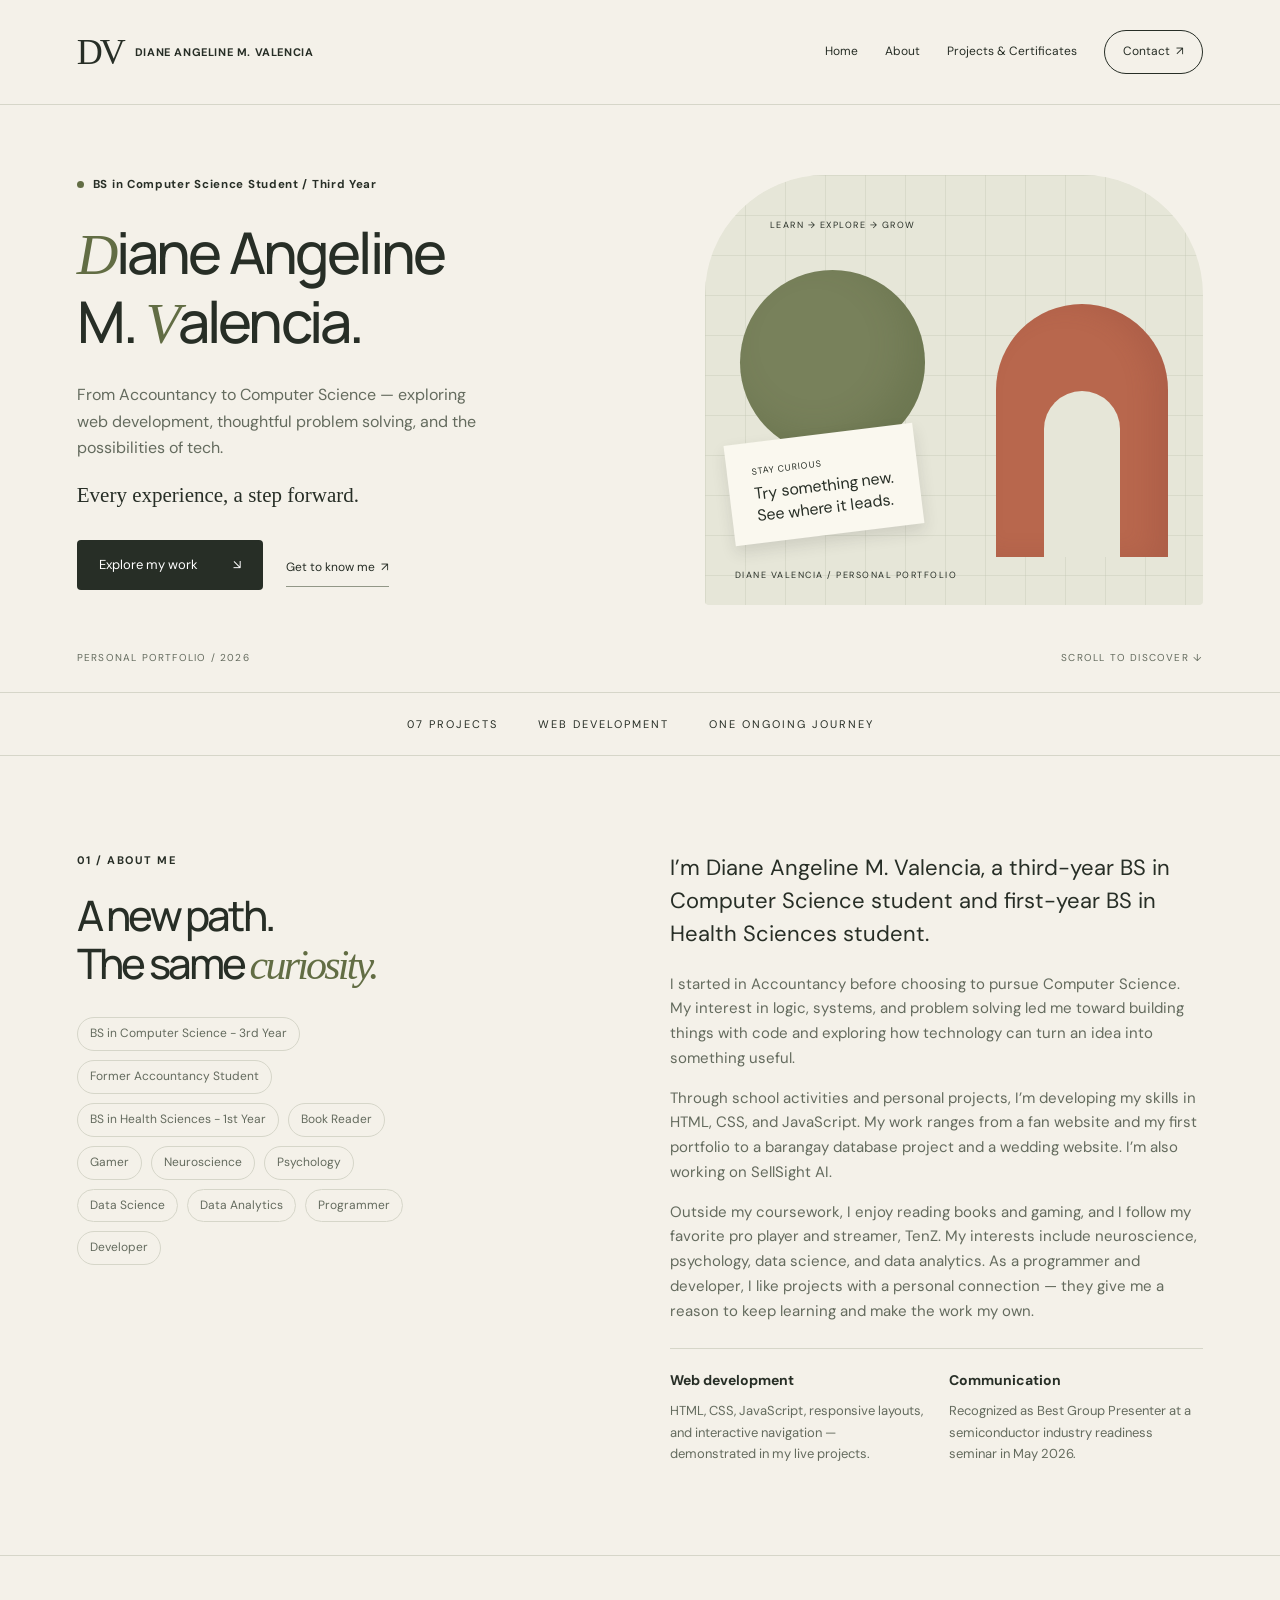
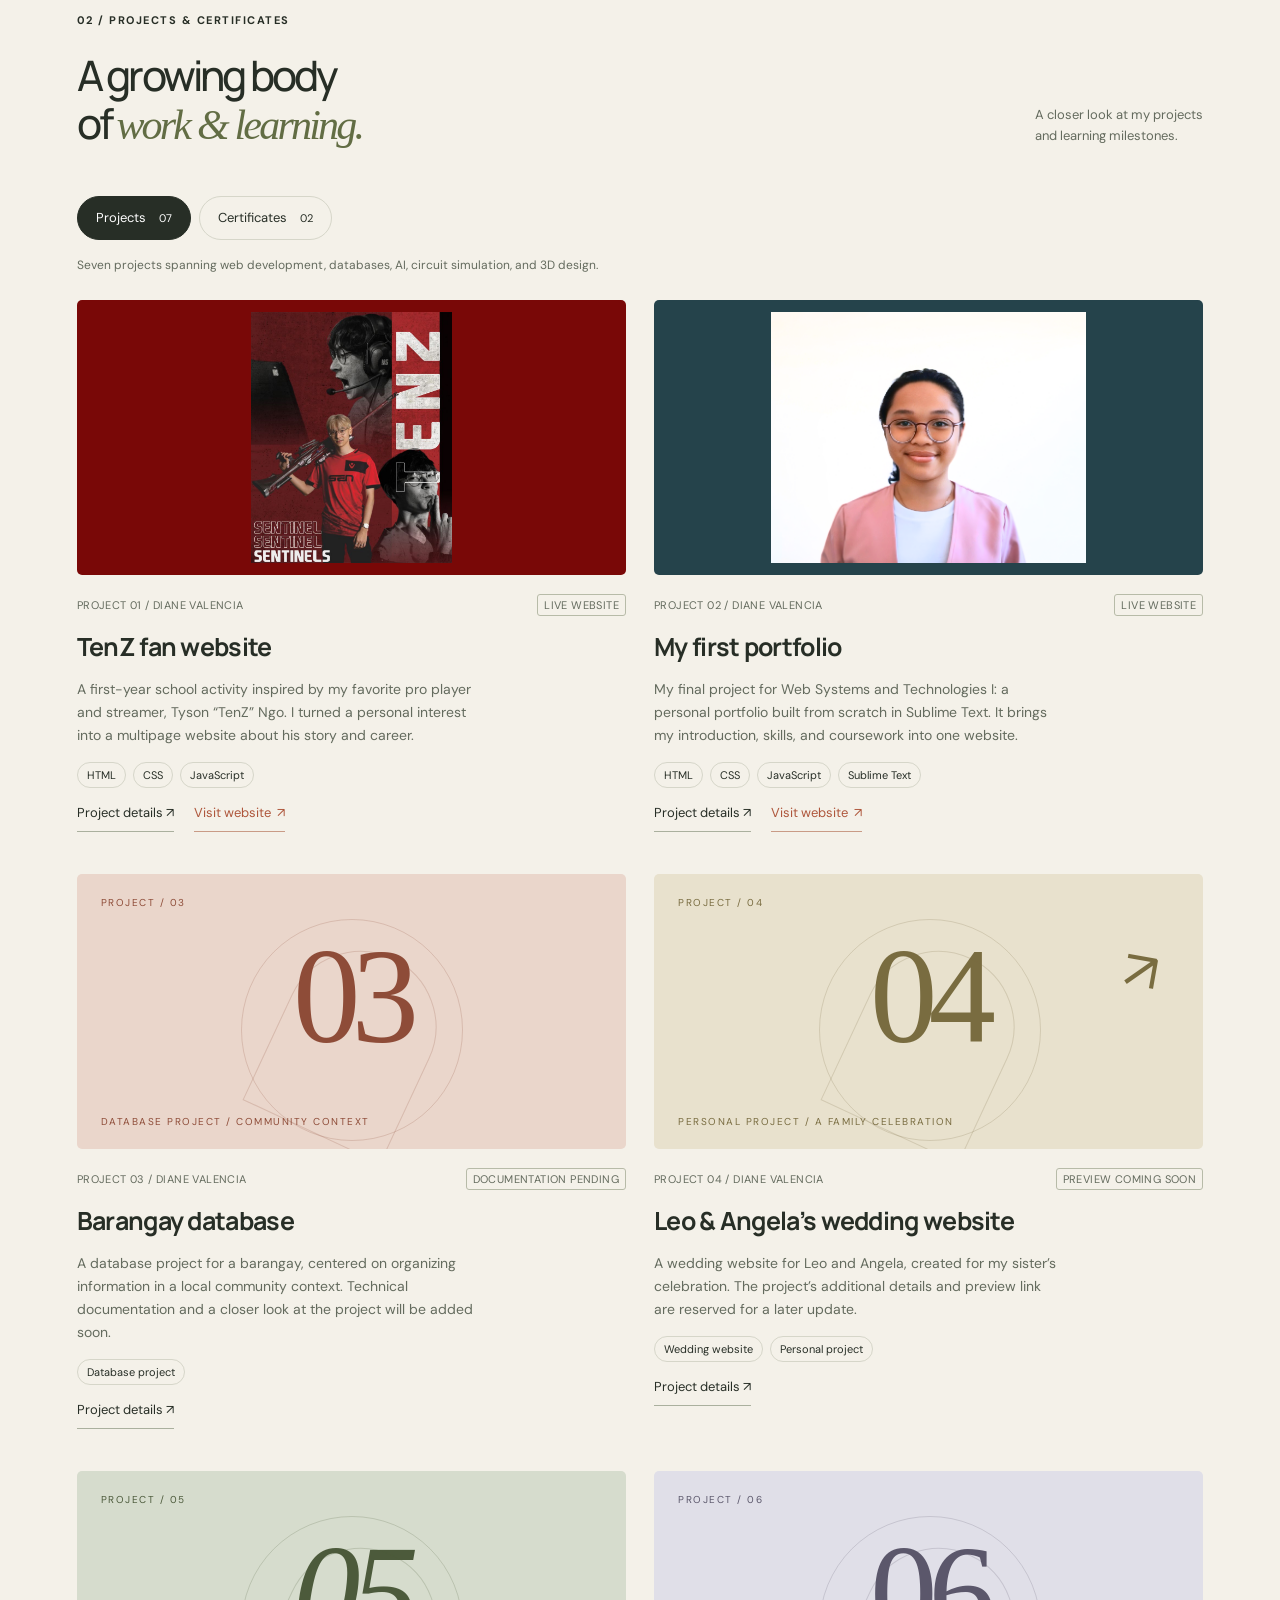
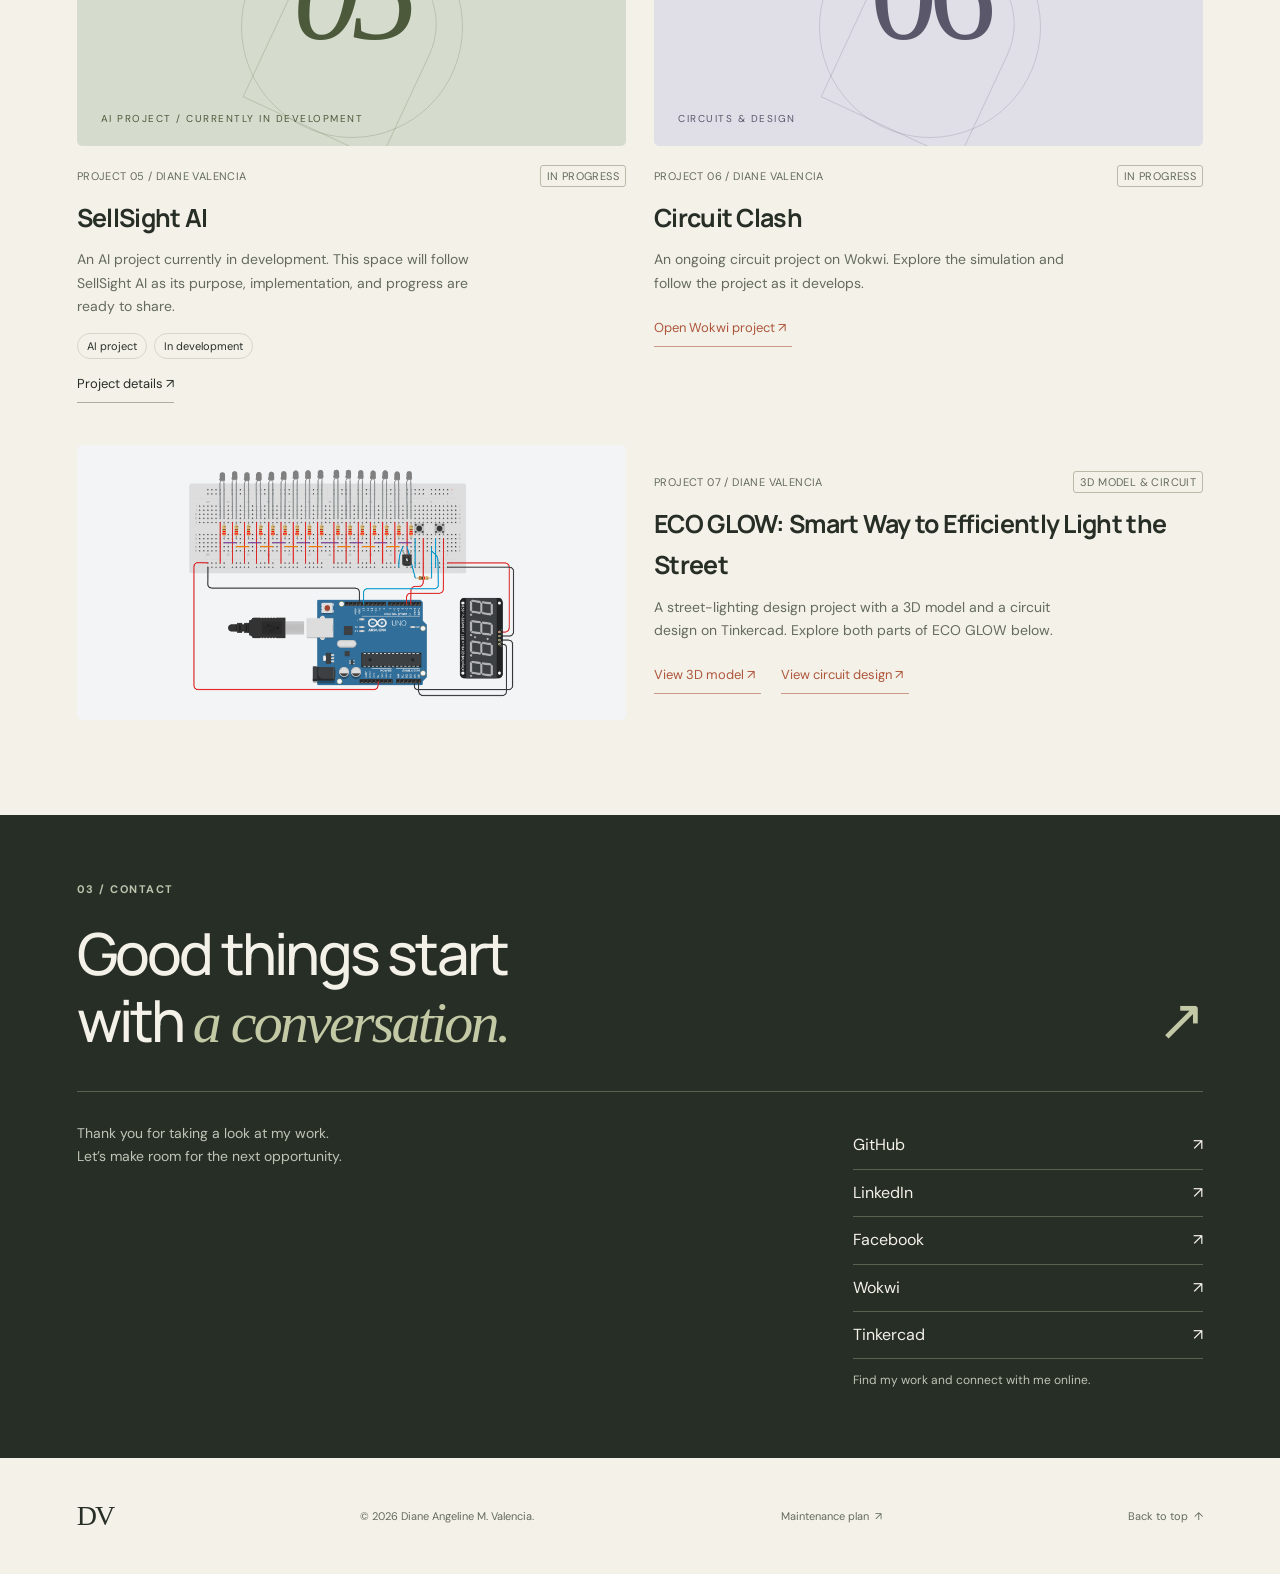
<file: index.html>
<!doctype html>
<html lang="en">
  <head>
    <meta charset="UTF-8">
    <meta name="viewport" content="width=device-width, initial-scale=1">
    <meta name="description" content="Diane Angeline M. Valencia is a third-year BS Computer Science student exploring web development. Discover her projects, certificates, and learning journey.">
    <meta name="author" content="Diane Angeline M. Valencia">
    <meta name="theme-color" content="#f4f1e9">
    <meta property="og:title" content="Diane Angeline M. Valencia — Personal Portfolio">
    <meta property="og:description" content="Projects, certificates, and a continuing learning journey. Get to know Diane Angeline M. Valencia.">
    <meta property="og:type" content="website">
    <meta property="og:url" content="https://dianevalencia.github.io/portfolio/">
    <link rel="canonical" href="https://dianevalencia.github.io/portfolio/">
    <link rel="icon" href="favicon.svg?v=2" type="image/svg+xml">
    <link rel="preconnect" href="https://fonts.googleapis.com">
    <link rel="preconnect" href="https://fonts.gstatic.com" crossorigin>
    <link href="https://fonts.googleapis.com/css2?family=DM+Sans:wght@400;500;600;700&family=Manrope:wght@400;500;600;700;800&display=swap" rel="stylesheet">
    <link rel="stylesheet" href="style.css?v=20261110-project2">
    <title>Diane Angeline M. Valencia — Personal Portfolio</title>
  </head>
  <body>
    <a class="skip" href="#main">Skip to content</a>
    <header class="site-header">
      <a class="brand" href="#home" aria-label="Diane Valencia — Home">
        <span class="mark" aria-hidden="true">DV</span>
        <span class="brand-name">DIANE ANGELINE M. VALENCIA</span>
      </a>
      <button class="menu" type="button" aria-expanded="false" aria-controls="navigation">Menu <span aria-hidden="true">☰</span></button>
      <nav id="navigation" aria-label="Main navigation">
        <a href="#home">Home</a>
        <a href="#about">About</a>
        <a href="#work">Projects &amp; Certificates</a>
        <a class="nav-contact" href="#contact">Contact <span aria-hidden="true">↗</span></a>
      </nav>
    </header>

    <main id="main">
      <section class="hero wrap" id="home" aria-labelledby="home-heading">
        <div class="hero-copy">
          <div class="eyebrow hero-student-label"><span class="dot" aria-hidden="true"></span><span>BS in Computer Science Student / Third Year</span></div>
          <h1 id="home-heading"><em>D</em>iane Angeline<br>M. <em>V</em>alencia.</h1>
          <p>From Accountancy to Computer Science — exploring web development, thoughtful problem solving, and the possibilities of tech.</p>
          <p class="hero-tagline">Every experience, a step forward.</p>
          <div class="hero-actions">
            <a class="button" href="#work">Explore my work <span aria-hidden="true">↘</span></a>
            <a class="text-link" href="#about">Get to know me <span aria-hidden="true">↗</span></a>
          </div>
        </div>
        <div class="art" role="img" aria-label="An abstract composition of an olive circle and a terracotta arch, representing growth and possibility.">
          <div class="art-grid"></div>
          <span class="art-label">LEARN → EXPLORE → GROW</span>
          <div class="orb"></div>
          <div class="arch"></div>
          <div class="code-note"><span>STAY CURIOUS</span><br>Try something new.<br>See where it leads.</div>
          <span class="art-bottom">DIANE VALENCIA / PERSONAL PORTFOLIO</span>
        </div>
        <div class="hero-foot"><span>PERSONAL PORTFOLIO / 2026</span><a href="#about">SCROLL TO DISCOVER <span aria-hidden="true">↓</span></a></div>
      </section>

      <div class="skill-strip" aria-label="Portfolio highlights">
        <span>07 PROJECTS</span>
        <span>WEB DEVELOPMENT</span>
        <span>ONE ONGOING JOURNEY</span>
      </div>

      <section class="wrap about" id="about" aria-labelledby="about-heading">
        <div>
          <div class="eyebrow">01 / ABOUT ME</div>
          <h2 id="about-heading">A new path.<br>The same <em>curiosity.</em></h2>
          <div class="bio-facts"><span>BS in Computer Science - 3rd Year</span><span>Former Accountancy Student</span><span>BS in Health Sciences - 1st Year</span><span>Book Reader</span><span>Gamer</span><span>Neuroscience</span><span>Psychology</span><span>Data Science</span><span>Data Analytics</span><span>Programmer</span><span>Developer</span></div>
        </div>
        <div>
          <p class="lead">I’m Diane Angeline M. Valencia, a third-year BS in Computer Science student and first-year BS in Health Sciences student.</p>
          <p>I started in Accountancy before choosing to pursue Computer Science. My interest in logic, systems, and problem solving led me toward building things with code and exploring how technology can turn an idea into something useful.</p>
          <p>Through school activities and personal projects, I’m developing my skills in HTML, CSS, and JavaScript. My work ranges from a fan website and my first portfolio to a barangay database project and a wedding website. I’m also working on SellSight AI.</p>
          <p>Outside my coursework, I enjoy reading books and gaming, and I follow my favorite pro player and streamer, TenZ. My interests include neuroscience, psychology, data science, and data analytics. As a programmer and developer, I like projects with a personal connection — they give me a reason to keep learning and make the work my own.</p>
          <div class="about-topics">
            <div><h3>Web development</h3><p>HTML, CSS, JavaScript, responsive layouts, and interactive navigation — demonstrated in my live projects.</p></div>
            <div><h3>Communication</h3><p>Recognized as Best Group Presenter at a semiconductor industry readiness seminar in May 2026.</p></div>
          </div>
        </div>
      </section>

      <section class="wrap work" id="work" aria-labelledby="work-heading">
        <div class="section-top">
          <div><div class="eyebrow">02 / PROJECTS &amp; CERTIFICATES</div><h2 id="work-heading">A growing body<br>of <em>work &amp; learning.</em></h2></div>
          <p>A closer look at my projects<br>and learning milestones.</p>
        </div>
        <div class="tabs" role="group" aria-label="Choose portfolio collection">
          <button class="selected" type="button" data-filter="projects" aria-pressed="true" aria-controls="projects">Projects <span>07</span></button>
          <button type="button" data-filter="certificates" aria-pressed="false" aria-controls="certificates">Certificates <span>02</span></button>
        </div>
        <p id="collection-status" class="content-note" role="status">Seven projects spanning web development, databases, AI, circuit simulation, and 3D design.</p>
        <noscript><p>JavaScript is disabled. Both collections are displayed below.</p></noscript>
        <div id="projects" class="project-grid" role="region" aria-label="Projects">
          <article class="project">
            <a class="project-visual project-preview" href="https://dianevalencia.github.io/Activity4_Web-Systems-and-Technologies-I/" target="_blank" rel="noopener noreferrer" aria-label="Visit the TenZ fan website (opens in a new tab)">
              <img src="assets/images/tenz-fanpage.jpg" alt="Red TenZ collage artwork featured on Diane’s TenZ fan website." width="736" height="920" loading="lazy" decoding="async">
            </a>
            <div class="project-copy">
            <div class="project-meta">
              <span>PROJECT 01 / DIANE VALENCIA</span>
              <span class="status">LIVE WEBSITE</span>
            </div>
            <h3>TenZ fan website</h3>
            <p>A first-year school activity inspired by my favorite pro player and streamer, Tyson “TenZ” Ngo. I turned a personal interest into a multipage website about his story and career.</p>
            <div class="tags" aria-label="Project technologies or category"><span>HTML</span><span>CSS</span><span>JavaScript</span></div>
            <div class="project-actions">
              <button class="detail" type="button" data-project="1" aria-label="Read about TenZ fan website">Project details <span aria-hidden="true">↗</span></button>
              <a class="project-link" href="https://dianevalencia.github.io/Activity4_Web-Systems-and-Technologies-I/" target="_blank" rel="noopener noreferrer" aria-label="Visit TenZ fan website (opens in a new tab)">Visit website <span aria-hidden="true">↗</span></a>
            </div>
            </div>
          </article>
          <article class="project">
            <a class="project-visual project-preview first-portfolio-preview" href="https://dianevalencia.github.io/FINAL-LABORATORY-EXAM_ITEC50-Web-Systems-and-Technologies-I/" target="_blank" rel="noopener noreferrer" aria-label="Visit Diane’s first portfolio (opens in a new tab)">
              <img src="assets/images/first-portfolio.png" alt="Diane’s portrait featured on her first portfolio website." width="651" height="519" loading="lazy" decoding="async">
            </a>
            <div class="project-copy">
            <div class="project-meta">
              <span>PROJECT 02 / DIANE VALENCIA</span>
              <span class="status">LIVE WEBSITE</span>
            </div>
            <h3>My first portfolio</h3>
            <p>My final project for Web Systems and Technologies I: a personal portfolio built from scratch in Sublime Text. It brings my introduction, skills, and coursework into one website.</p>
            <div class="tags" aria-label="Project technologies or category"><span>HTML</span><span>CSS</span><span>JavaScript</span><span>Sublime Text</span></div>
            <div class="project-actions">
              <button class="detail" type="button" data-project="2" aria-label="Read about My first portfolio">Project details <span aria-hidden="true">↗</span></button>
              <a class="project-link" href="https://dianevalencia.github.io/FINAL-LABORATORY-EXAM_ITEC50-Web-Systems-and-Technologies-I/" target="_blank" rel="noopener noreferrer" aria-label="Visit My first portfolio (opens in a new tab)">Visit website <span aria-hidden="true">↗</span></a>
            </div>
            </div>
          </article>
          <article class="project">
            <div class="project-visual clay" aria-hidden="true">
              <span class="visual-label">PROJECT / 03</span>
              <span class="project-number">03</span>

              <span class="visual-caption">DATABASE PROJECT / COMMUNITY CONTEXT</span>
            </div>
            <div class="project-copy">
            <div class="project-meta">
              <span>PROJECT 03 / DIANE VALENCIA</span>
              <span class="status">DOCUMENTATION PENDING</span>
            </div>
            <h3>Barangay database</h3>
            <p>A database project for a barangay, centered on organizing information in a local community context. Technical documentation and a closer look at the project will be added soon.</p>
            <div class="tags" aria-label="Project technologies or category"><span>Database project</span></div>
            <div class="project-actions">
              <button class="detail" type="button" data-project="3" aria-label="Read about Barangay database">Project details <span aria-hidden="true">↗</span></button>

            </div>
            </div>
          </article>
          <article class="project">
            <div class="project-visual sand" aria-hidden="true">
              <span class="visual-label">PROJECT / 04</span>
              <span class="project-number">04</span>
              <span class="visual-symbol">↗</span>
              <span class="visual-caption">PERSONAL PROJECT / A FAMILY CELEBRATION</span>
            </div>
            <div class="project-copy">
            <div class="project-meta">
              <span>PROJECT 04 / DIANE VALENCIA</span>
              <span class="status">PREVIEW COMING SOON</span>
            </div>
            <h3>Leo &amp; Angela’s wedding website</h3>
            <p>A wedding website for Leo and Angela, created for my sister’s celebration. The project’s additional details and preview link are reserved for a later update.</p>
            <div class="tags" aria-label="Project technologies or category"><span>Wedding website</span><span>Personal project</span></div>
            <div class="project-actions">
              <button class="detail" type="button" data-project="4" aria-label="Read about Leo &amp; Angela’s wedding website">Project details <span aria-hidden="true">↗</span></button>

            </div>
            </div>
          </article>
          <article class="project">
            <div class="project-visual sage sellsight" aria-hidden="true">
              <span class="visual-label">PROJECT / 05</span>
              <span class="project-number">05</span>

              <span class="visual-caption">AI PROJECT / CURRENTLY IN DEVELOPMENT</span>
            </div>
            <div class="project-copy">
            <div class="project-meta">
              <span>PROJECT 05 / DIANE VALENCIA</span>
              <span class="status">IN PROGRESS</span>
            </div>
            <h3>SellSight AI</h3>
            <p>An AI project currently in development. This space will follow SellSight AI as its purpose, implementation, and progress are ready to share.</p>
            <div class="tags" aria-label="Project technologies or category"><span>AI project</span><span>In development</span></div>
            <div class="project-actions">
              <button class="detail" type="button" data-project="5" aria-label="Read about SellSight AI">Project details <span aria-hidden="true">↗</span></button>

            </div>
            </div>
          </article>
          <article class="project">
          <div class="project-visual lavender" aria-hidden="true">
          <span class="visual-label">PROJECT / 06</span>
          <span class="project-number">06</span>

          <span class="visual-caption">CIRCUITS &amp; DESIGN</span>
          </div>
          <div class="project-copy">
          <div class="project-meta">
          <span>PROJECT 06 / DIANE VALENCIA</span>
          <span class="status">IN PROGRESS</span>
          </div>
          <h3>Circuit Clash</h3>
          <p>An ongoing circuit project on Wokwi. Explore the simulation and follow the project as it develops.</p>
          <div class="project-actions">
          <a class="project-link" href="https://wokwi.com/projects/476884350017866753" target="_blank" rel="noopener noreferrer">Open Wokwi project ↗<span class="sr-only"> (opens in a new tab)</span>
          </a>
          </div>
          </div>
          </article>
          <article class="project">
          <a class="project-visual project-preview eco-glow-preview" href="https://www.tinkercad.com/things/fOaTC05a79z-eco-glow-smart-way-to-efficiently-light-the-street" target="_blank" rel="noopener noreferrer" aria-label="View the ECO GLOW circuit design (opens in a new tab)">
            <img src="assets/images/eco-glow-circuit.png" alt="ECO GLOW circuit with an Arduino Uno, breadboard LEDs, buttons, and a numeric display." width="725" height="453" loading="lazy" decoding="async">
          </a>
          <div class="project-copy">
          <div class="project-meta">
          <span>PROJECT 07 / DIANE VALENCIA</span>
          <span class="status">3D MODEL &amp; CIRCUIT</span>
          </div>
          <h3>ECO GLOW: Smart Way to Efficiently Light the Street</h3>
          <p>A street-lighting design project with a 3D model and a circuit design on Tinkercad. Explore both parts of ECO GLOW below.</p>
          <div class="project-actions">
          <a class="project-link" href="https://www.tinkercad.com/things/9srZX58dZsu-3d-model-eco-glow-smart-way-to-efficiently-light-the-street" target="_blank" rel="noopener noreferrer">View 3D model ↗<span class="sr-only"> (opens in a new tab)</span>
          </a> <a class="project-link" href="https://www.tinkercad.com/things/fOaTC05a79z-eco-glow-smart-way-to-efficiently-light-the-street" target="_blank" rel="noopener noreferrer">View circuit design ↗<span class="sr-only"> (opens in a new tab)</span>
          </a>
          </div>
          </div>
          </article>
        </div>
        <div id="certificates" class="credential-panel" role="region" aria-label="Certificates and ongoing learning">
          <div class="cert-grid">
            <article class="certificate certificate-proof">
              <a class="certificate-preview" href="assets/certificates/best-group-presenter.pdf" target="_blank" rel="noopener noreferrer" aria-label="View Diane’s Best Group Presenter certificate (PDF, opens in a new tab)">
                <img src="assets/certificates/best-group-presenter.jpg" alt="Certificate of Recognition awarded to Diane Angeline M. Valencia as Best Group Presenter, May 26, 2026." width="1000" height="707" loading="lazy" decoding="async">
              </a>
              <div class="certificate-body">
                <div class="eyebrow">RECOGNITION / AWARDED</div>
                <h3>Best Group Presenter</h3>
                <p class="credential-issuer">Cavite State University – Main Campus</p>
                <p>Certificate of Recognition for the seminar “Semiconductor Industry Readiness Program: Critical Tools for Global Competitiveness.”</p>
                <div class="credential-meta"><span>May 26, 2026</span><span>Presentation &amp; communication</span></div>
                <a class="detail" href="assets/certificates/best-group-presenter.pdf" target="_blank" rel="noopener noreferrer">View certificate <span aria-hidden="true">↗</span><span class="sr-only"> (PDF, opens in a new tab)</span></a>
              </div>
            </article>
            <article class="certificate certificate-proof">
              <a class="certificate-preview" href="assets/certificates/html-essentials.pdf" target="_blank" rel="noopener noreferrer" aria-label="View Cisco HTML Essentials certificate (PDF, opens in a new tab)">
                <img src="assets/certificates/html-essentials.jpg" alt="Cisco Networking Academy HTML Essentials certificate awarded to Diane Angeline Valencia on May 14, 2025." width="1000" height="678" loading="lazy" decoding="async">
              </a>
              <div class="certificate-body">
                <div class="eyebrow">COURSE / COMPLETED</div>
                <h3>HTML Essentials</h3>
                <p class="credential-issuer">Cisco Networking Academy</p>
                <p>A 30-hour course covering HTML fundamentals and the structure of web pages. Completed through the DICT-ITU DTC Initiative academy.</p>
                <div class="credential-meta"><span>May 14, 2025</span><span>HTML foundations</span></div>
                <span class="tag">Completed · 30 hours</span><br><a class="detail" href="assets/certificates/html-essentials.pdf" target="_blank" rel="noopener noreferrer">View HTML Essentials certificate ↗<span class="sr-only"> (PDF, opens in a new tab)</span></a>
              </div>
            </article>
          </div>
          <section class="current-learning" aria-labelledby="learning-heading">
            <div class="eyebrow">CURRENTLY EXPLORING</div>
            <h3 id="learning-heading">Still learning. <em>Still building.</em></h3>
            <div class="learning-grid">
              <article class="learning-card">
                <span class="learning-status"><span class="dot" aria-hidden="true"></span>ONGOING COURSE</span>
                <h4>Stanford Code in Place 2026</h4>
                <p>A continuing step in my programming journey. Participation is ongoing; a completion certificate has not yet been added.</p>
              </article>
              <article class="learning-card">
                <span class="learning-status"><span class="dot" aria-hidden="true"></span>ONGOING HACKATHON</span>
                <h4>Meta Global AI Developer Hackathon</h4>
                <p class="activity-date"><time datetime="2026-10-26">October 26, 2026</time> · Remote</p>
                <p>An ongoing opportunity to explore AI development and learn through building.</p>
              </article>
            </div>
          </section>
        </div>
      </section>

      <section class="contact" id="contact" aria-labelledby="contact-heading">
        <div class="wrap contact-inner">
          <div class="eyebrow">03 / CONTACT</div>
          <h2 id="contact-heading">Good things start<br>with <em>a conversation.</em> <span aria-hidden="true">↗</span></h2>
          <div class="contact-bottom">
            <p>Thank you for taking a look at my work.<br>Let’s make room for the next opportunity.</p>
            <div class="contact-profiles">
              <a href="https://github.com/DianeValencia" target="_blank" rel="noopener noreferrer" aria-label="Diane Valencia on GitHub (opens in a new tab)">GitHub <span aria-hidden="true">↗</span></a>
              <a href="https://www.linkedin.com/in/dianeangelinevalencia/" target="_blank" rel="noopener noreferrer" aria-label="Diane Valencia on LinkedIn (opens in a new tab)">LinkedIn <span aria-hidden="true">↗</span></a>
              <a href="https://www.facebook.com/valencia.dianeangeline" target="_blank" rel="noopener noreferrer">Facebook <span aria-hidden="true">↗</span><span class="sr-only"> (opens in a new tab)</span></a>
<a href="https://wokwi.com/makers/dianevalencia" target="_blank" rel="noopener noreferrer">Wokwi <span aria-hidden="true">↗</span><span class="sr-only"> (opens in a new tab)</span></a>
<a href="https://www.tinkercad.com/users/c6fngaSCKj4" target="_blank" rel="noopener noreferrer">Tinkercad <span aria-hidden="true">↗</span><span class="sr-only"> (opens in a new tab)</span></a>
<p>Find my work and connect with me online.</p>
            </div>
          </div>
        </div>
      </section>
    </main>

    <footer class="wrap site-footer">
      <a class="footer-mark" href="#home" aria-label="Diane Valencia — Back to home">DV</a>
      <span>© <span id="year">2026</span> Diane Angeline M. Valencia.</span>
      <a href="maintenance.html">Maintenance plan <span aria-hidden="true">↗</span></a>
      <a href="#home">Back to top <span aria-hidden="true">↑</span></a>
    </footer>
    <dialog id="project-dialog" aria-labelledby="dialog-title" aria-describedby="dialog-summary">
      <button class="close" type="button" aria-label="Close project information">×</button>
      <div class="eyebrow" id="dialog-label">PROJECT INFORMATION</div>
      <h2 id="dialog-title">Project information</h2>
      <p id="dialog-summary"></p>
      <dl class="project-fields" id="project-fields"></dl>
      <a class="button" id="dialog-link" target="_blank" rel="noopener noreferrer" hidden>Visit live website <span aria-hidden="true">↗</span></a>
      <p class="content-note" id="dialog-note">Additional project information will be included when available.</p>
    </dialog>
    <script src="app.js"></script>
  </body>
</html>
</file>
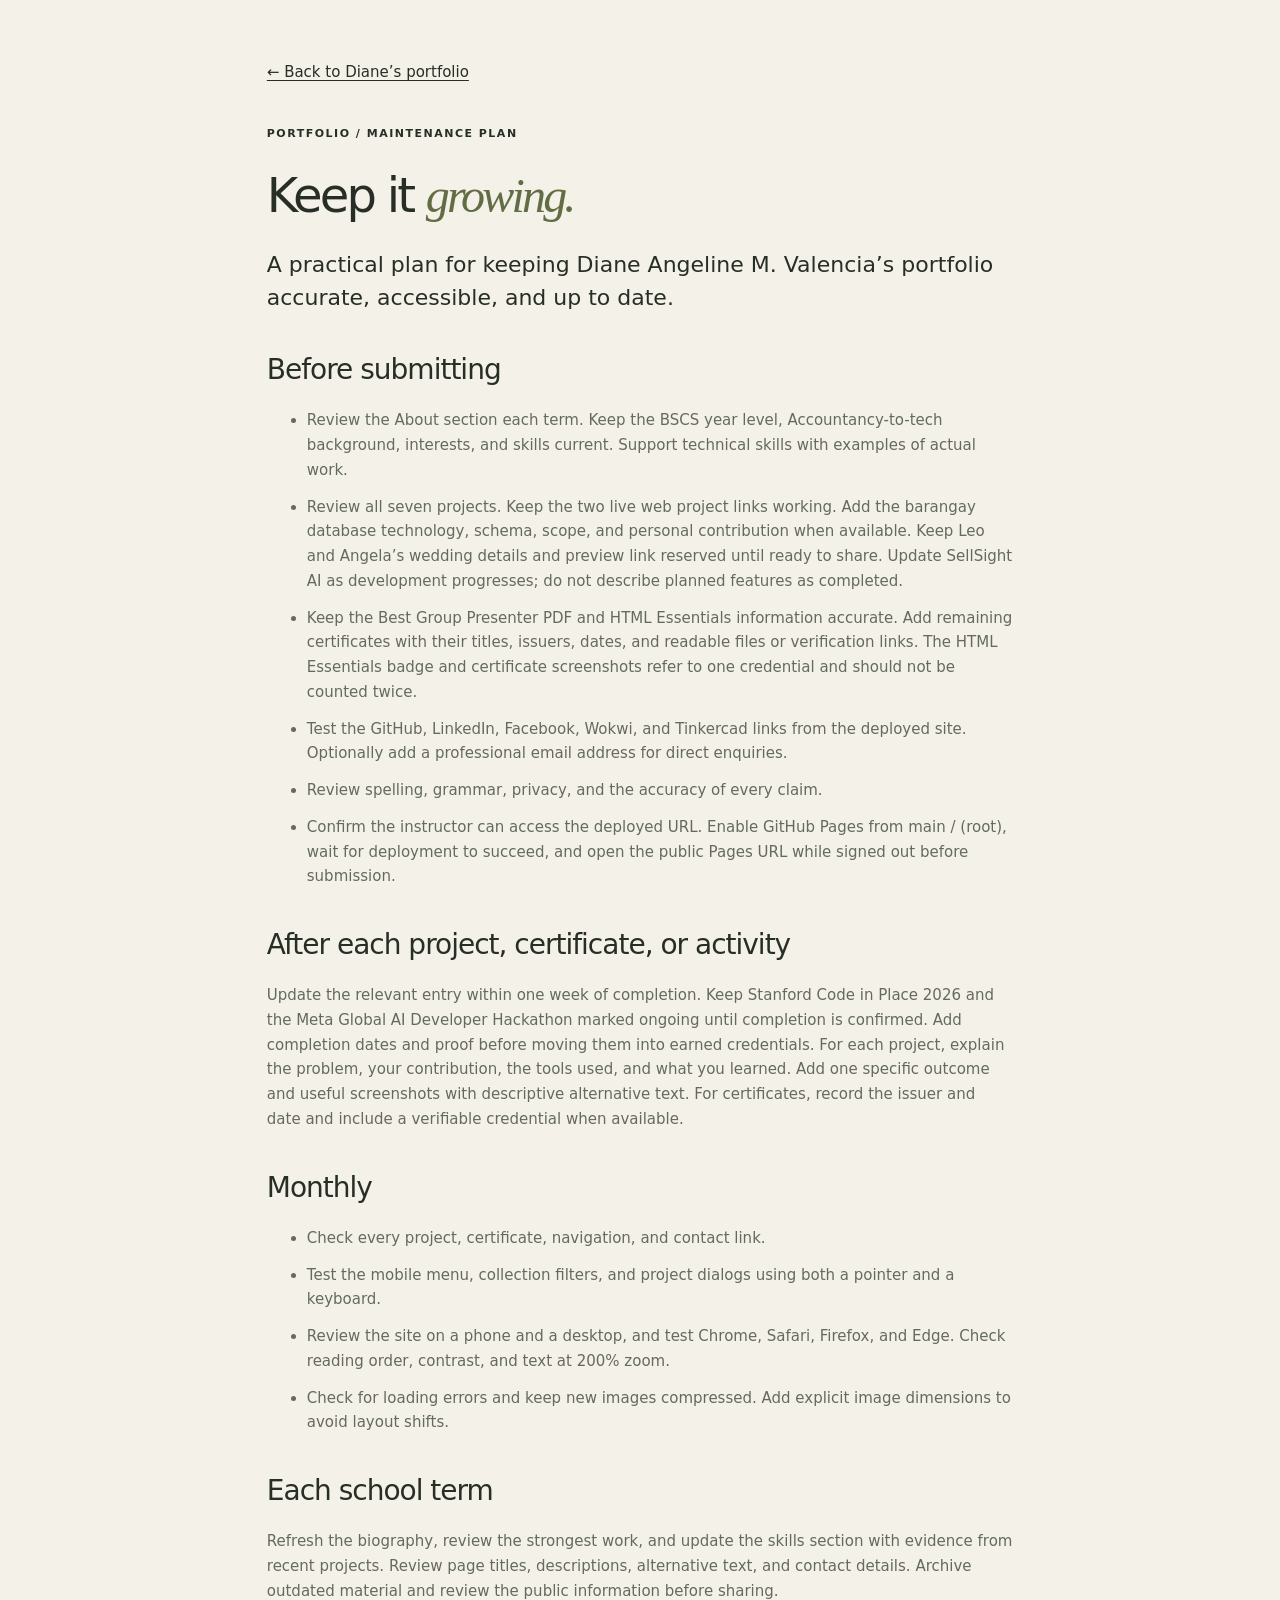
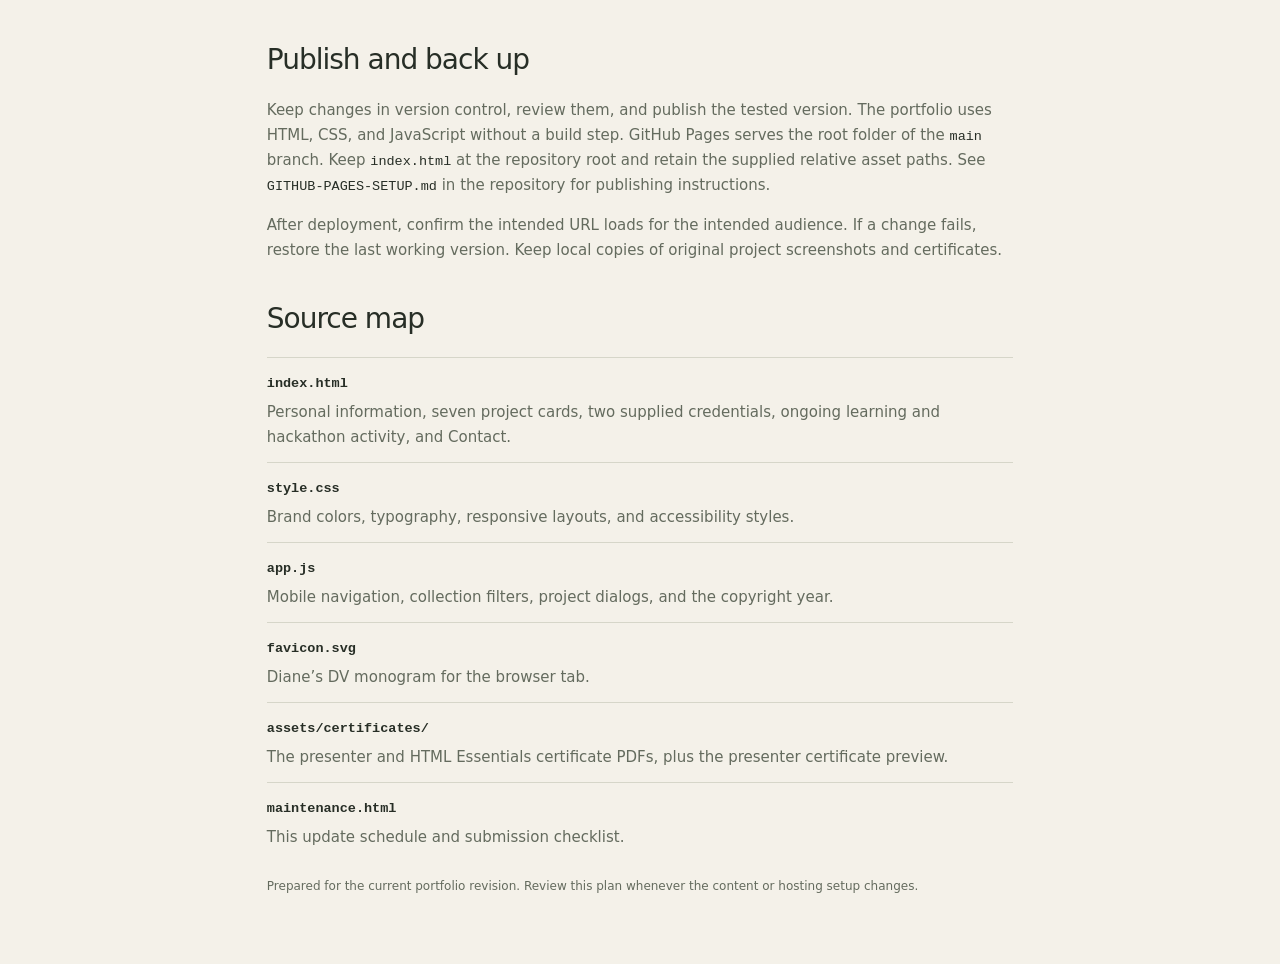
<file: maintenance.html>
<!doctype html>
<html lang="en">
  <head>
    <meta charset="UTF-8">
    <meta name="viewport" content="width=device-width, initial-scale=1">
    <meta name="description" content="The update and maintenance plan for Diane Angeline M. Valencia’s personal portfolio.">
    <meta name="theme-color" content="#f4f1e9">
    <title>Maintenance Plan — Diane Angeline M. Valencia</title>
    <link rel="icon" href="favicon.svg?v=2" type="image/svg+xml">
    <link rel="stylesheet" href="style.css?v=20261110-project2">
  </head>
  <body>
    <main class="wrap guide" id="main">
      <a href="index.html">← Back to Diane’s portfolio</a>
      <div class="eyebrow">PORTFOLIO / MAINTENANCE PLAN</div>
      <h1>Keep it <em>growing.</em></h1>
      <p class="lead">A practical plan for keeping Diane Angeline M. Valencia’s portfolio accurate, accessible, and up to date.</p>

      <h2>Before submitting</h2>
      <ul>
        <li>Review the About section each term. Keep the BSCS year level, Accountancy-to-tech background, interests, and skills current. Support technical skills with examples of actual work.</li>
        <li>Review all seven projects. Keep the two live web project links working. Add the barangay database technology, schema, scope, and personal contribution when available. Keep Leo and Angela’s wedding details and preview link reserved until ready to share. Update SellSight AI as development progresses; do not describe planned features as completed.</li>
        <li>Keep the Best Group Presenter PDF and HTML Essentials information accurate. Add remaining certificates with their titles, issuers, dates, and readable files or verification links. The HTML Essentials badge and certificate screenshots refer to one credential and should not be counted twice.</li>
        <li>Test the GitHub, LinkedIn, Facebook, Wokwi, and Tinkercad links from the deployed site. Optionally add a professional email address for direct enquiries.</li>
        <li>Review spelling, grammar, privacy, and the accuracy of every claim.</li>
        <li>Confirm the instructor can access the deployed URL. Enable GitHub Pages from main / (root), wait for deployment to succeed, and open the public Pages URL while signed out before submission.</li>
      </ul>

      <h2>After each project, certificate, or activity</h2>
      <p>Update the relevant entry within one week of completion. Keep Stanford Code in Place 2026 and the Meta Global AI Developer Hackathon marked ongoing until completion is confirmed. Add completion dates and proof before moving them into earned credentials. For each project, explain the problem, your contribution, the tools used, and what you learned. Add one specific outcome and useful screenshots with descriptive alternative text. For certificates, record the issuer and date and include a verifiable credential when available.</p>

      <h2>Monthly</h2>
      <ul>
        <li>Check every project, certificate, navigation, and contact link.</li>
        <li>Test the mobile menu, collection filters, and project dialogs using both a pointer and a keyboard.</li>
        <li>Review the site on a phone and a desktop, and test Chrome, Safari, Firefox, and Edge. Check reading order, contrast, and text at 200% zoom.</li>
        <li>Check for loading errors and keep new images compressed. Add explicit image dimensions to avoid layout shifts.</li>
      </ul>

      <h2>Each school term</h2>
      <p>Refresh the biography, review the strongest work, and update the skills section with evidence from recent projects. Review page titles, descriptions, alternative text, and contact details. Archive outdated material and review the public information before sharing.</p>

      <h2>Publish and back up</h2>
      <p>Keep changes in version control, review them, and publish the tested version. The portfolio uses HTML, CSS, and JavaScript without a build step. GitHub Pages serves the root folder of the <code>main</code> branch. Keep <code>index.html</code> at the repository root and retain the supplied relative asset paths. See <code>GITHUB-PAGES-SETUP.md</code> in the repository for publishing instructions.</p>
      <p>After deployment, confirm the intended URL loads for the intended audience. If a change fails, restore the last working version. Keep local copies of original project screenshots and certificates.</p>

      <h2>Source map</h2>
      <dl>
        <div><dt><code>index.html</code></dt><dd>Personal information, seven project cards, two supplied credentials, ongoing learning and hackathon activity, and Contact.</dd></div>
        <div><dt><code>style.css</code></dt><dd>Brand colors, typography, responsive layouts, and accessibility styles.</dd></div>
        <div><dt><code>app.js</code></dt><dd>Mobile navigation, collection filters, project dialogs, and the copyright year.</dd></div>
        <div><dt><code>favicon.svg</code></dt><dd>Diane’s DV monogram for the browser tab.</dd></div>
        <div><dt><code>assets/certificates/</code></dt><dd>The presenter and HTML Essentials certificate PDFs, plus the presenter certificate preview.</dd></div>
        <div><dt><code>maintenance.html</code></dt><dd>This update schedule and submission checklist.</dd></div>
      </dl>
      <p class="content-note">Prepared for the current portfolio revision. Review this plan whenever the content or hosting setup changes.</p>
    </main>
  </body>
</html>
</file>
<file: style.css>
/* Diane Valencia — warm paper, olive, and terracotta. */
:root {
  --paper: #f4f1e9;
  --ink: #272e26;
  --olive: #626d44;
  --muted: #646b5e;
  --line: #d6d6c9;
  --rust: #ae563b;
}

* { box-sizing: border-box; }
html { scroll-behavior: smooth; scroll-padding-top: 35px; }
body {
  margin: 0;
  background: var(--paper);
  color: var(--ink);
  font-family: 'DM Sans', system-ui, sans-serif;
  font-size: 15px;
  line-height: 1.65;
}
a { color: inherit; text-decoration: none; }
button { font: inherit; color: inherit; cursor: pointer; }
a, button { -webkit-tap-highlight-color: transparent; }
a:focus-visible, button:focus-visible {
  outline: 3px solid var(--rust);
  outline-offset: 5px;
}
h1, h2, h3, p { margin-top: 0; }
h1, h2 {
  font-family: 'Manrope', system-ui, sans-serif;
  font-weight: 500;
  letter-spacing: -2.8px;
  line-height: 1.15;
}
h1 { font-size: clamp(42px, 4.5vw, 64px); margin: 25px 0; }
h2 { font-size: 42px; margin: 22px 0; }
em { font-family: Georgia, serif; font-weight: 400; color: var(--olive); }
p { color: var(--muted); }
[hidden] { display: none !important; }
.wrap { max-width: 1280px; margin: auto; padding-inline: 6%; }
.eyebrow {
  font-size: 11px;
  font-weight: 700;
  letter-spacing: 1.5px;
  display: flex;
  align-items: center;
  gap: 8px;
}
.dot { width: 7px; height: 7px; border-radius: 50%; background: var(--olive); flex: 0 0 auto; }
.content-note { font-size: 12px; color: var(--muted); }
.skip { position: absolute; top: -70px; background: var(--ink); color: white; padding: 12px; z-index: 10; }
.skip:focus { top: 0; }

/* Brand and responsive navigation. */
.site-header {
  max-width: 1440px;
  margin: auto;
  padding: 25px 6%;
  display: flex;
  align-items: center;
  justify-content: space-between;
  gap: 25px;
  border-bottom: 1px solid var(--line);
}
.brand { display: flex; align-items: center; gap: 12px; line-height: 1.5; }
.brand-name { font-size: 11px; font-weight: 700; letter-spacing: 0.6px; max-width: 205px; }
.brand-name small { display: block; font-size: 10px; color: var(--muted); letter-spacing: 1px; margin-top: 3px; }
.mark { font-family: Georgia, serif; font-size: 36px; letter-spacing: -3px; white-space: nowrap; }
nav { display: flex; gap: 27px; align-items: center; font-size: 12px; }
nav a { padding-block: 10px; }
nav a:hover, .text-link:hover, .site-footer a:hover { color: var(--rust); }
.nav-contact { border: 1px solid var(--ink); padding: 10px 18px; border-radius: 25px; }
.menu { display: none; }

/* Home and the geometric identity artwork. */
.hero {
  padding-top: 70px;
  display: grid;
  grid-template-columns: minmax(0, 1.16fr) minmax(0, 1fr);
  column-gap: 50px;
}
.hero-copy > p { max-width: 400px; font-size: 16px; }
.hero-copy .hero-tagline { color: var(--ink); font-family: Georgia, serif; font-size: 21px; }
.hero-actions { display: flex; align-items: center; gap: 23px; flex-wrap: wrap; margin-top: 28px; }
.button {
  display: inline-flex;
  align-items: center;
  justify-content: space-between;
  gap: 35px;
  border: 0;
  border-radius: 4px;
  background: var(--ink);
  color: white;
  padding: 14px 22px;
  font-size: 13px;
  transition: background-color 180ms ease;
}
.button:hover { background: var(--olive); }
.text-link { font-size: 12px; border-bottom: 1px solid #929787; padding-block: 10px 4px; }
.art { position: relative; min-height: 430px; overflow: hidden; background: #e6e6d8; border-radius: 120px 120px 4px 4px; }
.art-grid {
  position: absolute;
  inset: 0;
  background-image: linear-gradient(#bfc3ae55 1px, transparent 1px), linear-gradient(90deg, #bfc3ae55 1px, transparent 1px);
  background-size: 40px 40px;
}
.art-label, .art-bottom { position: absolute; left: 30px; letter-spacing: 1.5px; font-size: 9px; }
.art-label { top: 43px; left: 65px; }
.art-bottom { bottom: 22px; }
.orb {
  position: absolute;
  background: #78815b;
  width: 185px;
  height: 185px;
  border-radius: 50%;
  left: 35px;
  top: 95px;
  box-shadow: inset -18px -18px 35px #45512d35;
}
.arch {
  position: absolute;
  background: #b8674d;
  width: 172px;
  height: 253px;
  border-radius: 110px 110px 0 0;
  right: 35px;
  bottom: 48px;
  box-shadow: inset -17px 0 24px #863f3733;
}
.arch::after { content: ''; position: absolute; background: #e6e6d8; width: 76px; height: 166px; border-radius: 60px 60px 0 0; bottom: 0; left: 48px; }
.code-note {
  position: absolute;
  bottom: 70px;
  left: 24px;
  transform: rotate(-7deg);
  background: #faf8ef;
  padding: 16px 25px;
  box-shadow: 0 7px 15px #3332;
  font-size: 16px;
  line-height: 1.4;
}
.code-note span { display: inline-block; font-size: 9px; letter-spacing: 1px; margin-bottom: 5px; }
.hero-foot { grid-column: 1 / -1; display: flex; justify-content: space-between; font-size: 10px; letter-spacing: 1.2px; margin: 45px 0 25px; color: var(--muted); gap: 15px; }
.skill-strip {
  border-block: 1px solid var(--line);
  padding: 22px 5%;
  display: flex;
  justify-content: center;
  align-items: center;
  flex-wrap: wrap;
  gap: 18px 40px;
  font-size: 11px;
  letter-spacing: 2px;
}

/* About: biography and areas of focus. */
.about { display: grid; grid-template-columns: 1fr 1fr; gap: 60px; padding-block: 95px 90px; }
.lead { font-size: 22px; line-height: 1.5; color: var(--ink); }
.about-topics { display: grid; grid-template-columns: 1fr 1fr; gap: 25px; border-top: 1px solid var(--line); padding-top: 20px; margin-top: 25px; }
.about-topics h3 { font-size: 14px; margin-bottom: 8px; }
.about-topics p { font-size: 13px; margin-bottom: 0; }

/* Project and certificate collections. */
.work { padding-block: 55px 95px; border-top: 1px solid var(--line); }
.section-top { display: flex; justify-content: space-between; align-items: end; gap: 35px; }
.section-top > p { font-size: 13px; padding-bottom: 12px; flex-shrink: 0; }
.tabs { display: none; gap: 8px; margin: 24px 0 16px; }
.js .tabs { display: flex; }
[data-project] { display: none; }
.js [data-project] { display: inline-block; }
.tabs button { min-height: 44px; border: 1px solid var(--line); background: none; border-radius: 30px; font-size: 13px; padding: 9px 18px; }
.tabs button.selected { background: var(--ink); color: white; border-color: var(--ink); }
.tabs span { font-size: 11px; margin-left: 10px; }
#collection-status { margin-bottom: 25px; }
.project-grid { display: grid; grid-template-columns: 1fr 1fr; gap: 42px 28px; }
.project { min-width: 0; }
.project-visual { width: 100%; height: 275px; position: relative; overflow: hidden; border-radius: 5px; }
.project-visual::before { content: ''; position: absolute; width: 220px; height: 220px; border: 1px solid currentColor; border-radius: 50%; top: 45px; left: calc(50% - 110px); opacity: 0.2; }
.project-visual::after { content: ''; position: absolute; width: 150px; height: 190px; border-radius: 90px 90px 0 0; border: 1px solid currentColor; top: 75px; left: calc(50% - 75px); opacity: 0.2; transform: rotate(25deg); }
.sage { background: #dfe3d3; color: #4c5a3b; }
.lavender { background: #e0dfe8; color: #5b576b; }
.clay { background: #ead6cb; color: #8e4c38; }
.sand { background: #e8e1cd; color: #796c40; }
.project-number { position: absolute; inset: 35px 0 auto; text-align: center; font-family: Georgia, serif; font-size: 135px; letter-spacing: -9px; line-height: 1.3; }
.visual-label, .visual-caption { position: absolute; left: 24px; font-size: 10px; letter-spacing: 1.5px; }
.visual-label { top: 21px; }
.visual-caption { bottom: 19px; }
.visual-symbol { position: absolute; top: 70px; right: 45px; font-size: 55px; line-height: 1; transform: rotate(10deg); }
.project-meta { font-size: 10px; letter-spacing: 0.8px; color: var(--muted); display: flex; justify-content: space-between; gap: 10px; flex-wrap: wrap; margin-top: 19px; align-items: center; }
.status { border: 1px solid #b7bba8; padding: 1px 6px; border-radius: 3px; font-size: 9px; }
.project h3 { font-family: 'Manrope', system-ui, sans-serif; font-size: 25px; letter-spacing: -0.7px; margin: 10px 0; }
.project p { font-size: 14px; max-width: 410px; margin-bottom: 8px; }
.tags { display: flex; flex-wrap: wrap; gap: 7px; margin-top: 15px; }
.tags span { font-size: 11px; padding: 3px 9px; border: 1px solid var(--line); border-radius: 20px; }
.project-actions { display: flex; align-items: center; flex-wrap: wrap; gap: 20px; }
.project-link { font-size: 13px; padding-top: 12px; padding-bottom: 5px; color: var(--rust); border-bottom: 1px solid #c99b86; }
.project-link:hover { color: var(--ink); border-color: var(--ink); }
.detail { background: none; border: 0; border-bottom: 1px solid #aab09e; padding: 12px 0 5px; font-size: 13px; }
.detail:hover { color: var(--rust); border-color: var(--rust); }
.cert-grid { display: grid; grid-template-columns: 1fr 1fr; gap: 25px; margin-top: 35px; }
.certificate { border: 1px solid var(--line); padding: 30px; border-radius: 5px; background: #faf8f160; }
.certificate-top { display: flex; gap: 20px; align-items: center; justify-content: space-between; }
.certificate-top .eyebrow { font-size: 10px; }
.certificate-icon { font-size: 48px; line-height: 1; color: var(--olive); }
.certificate h3 { margin: 25px 0 10px; font-size: 22px; font-weight: 500; }
.certificate p { font-size: 14px; }
.tag { display: inline-block; font-size: 11px; padding: 5px 10px; border: 1px solid var(--line); border-radius: 20px; }

/* Contact and the footer. */
.contact { background: var(--ink); color: var(--paper); }
.contact-inner { padding-block: 65px 55px; }
.contact .eyebrow { color: #bdc4ae; }
.contact h2 { font-size: 58px; }
.contact em { color: #c3c9a5; }
.contact h2 > span { float: right; color: #c3c9a5; font-family: Arial, sans-serif; }
.contact-bottom { display: flex; justify-content: space-between; gap: 35px; border-top: 1px solid #59614e; padding-top: 30px; margin-top: 35px; }
.contact-bottom p { font-size: 14px; color: #c0c4b6; }
.contact-profiles { min-width: 250px; max-width: 350px; }
.contact-profiles > a { display: flex; align-items: center; justify-content: space-between; min-height: 44px; font-size: 16px; border-bottom: 1px solid #59614e; padding-block: 10px; }
.contact-profiles > a:hover { color: #d8c19b; }
.contact-profiles > p { font-size: 12px; margin-top: 12px; }
.contact-pending { display: flex; align-items: start; gap: 12px; max-width: 350px; }
.contact-pending .dot { background: #c3c9a5; margin-top: 9px; }
.contact-pending h3 { font-size: 15px; font-weight: 500; margin-bottom: 5px; }
.contact-pending p { font-size: 12px; }
.site-footer { display: flex; align-items: center; justify-content: space-between; gap: 20px; padding-block: 25px; font-size: 11px; color: var(--muted); }
.site-footer > a { padding-block: 10px; }
.footer-mark { font-family: Georgia, serif; font-size: 28px; letter-spacing: -2px; color: var(--ink); }

/* Project information dialogs. */
dialog { max-width: 580px; width: 90%; max-height: 85dvh; overflow: auto; background: var(--paper); border: 1px solid var(--line); padding: 38px; border-radius: 10px; color: var(--ink); }
dialog::backdrop { background: #17201099; backdrop-filter: blur(3px); }
dialog h2 { font-size: 34px; letter-spacing: -1px; }
dialog p { font-size: 14px; }
.close { position: absolute; right: 8px; top: 8px; background: none; border: 0; font-size: 27px; width: 44px; height: 44px; line-height: 1; }
.project-fields { margin-block: 25px; }
.project-fields > div { padding-block: 12px; border-top: 1px solid var(--line); }
.project-fields dt { font-weight: 600; font-size: 13px; }
.project-fields dd { margin: 4px 0 0; font-size: 13px; color: var(--muted); }

/* Owner guide. */
.guide { max-width: 900px; padding-block: 60px; }
.guide .eyebrow { margin-top: 40px; }
.guide h1 { font-size: 48px; }
.guide h2 { font-size: 28px; letter-spacing: -1px; margin-top: 40px; }
.guide li { color: var(--muted); margin-bottom: 12px; }
.guide code { font-size: 0.9em; color: var(--ink); overflow-wrap: anywhere; }
.guide a:not(.button) { text-decoration: underline; text-underline-offset: 3px; }
.guide dl > div { border-top: 1px solid var(--line); padding-block: 12px; }
.guide dt { font-weight: 600; }
.guide dd { margin: 5px 0 0; color: var(--muted); }

/* Tablet and mobile layouts. */
@media (max-width: 960px) {
  .site-header { padding-block: 20px; position: relative; flex-wrap: wrap; }
  .js .site-header { flex-wrap: nowrap; }
  .brand-name { max-width: 230px; }
  .js .menu { display: block; background: none; border: 0; font-size: 13px; min-height: 44px; padding: 8px 0 8px 12px; }
  nav { width: 100%; flex-wrap: wrap; gap: 8px 20px; }
  .js nav { display: none; position: absolute; top: 100%; left: 0; right: 0; background: var(--paper); padding: 20px 6% 25px; z-index: 5; border-bottom: 1px solid var(--line); }
  .js nav.open { display: flex; flex-direction: column; align-items: start; gap: 10px; }
  .hero { grid-template-columns: minmax(0, 1.1fr) minmax(0, 1fr); column-gap: 30px; padding-top: 50px; }
  h1 { font-size: 42px; letter-spacing: -2px; }
  .hero .eyebrow { font-size: 9px; }
  .art { min-height: 405px; }
  .orb { left: 20px; width: 150px; height: 150px; }
  .arch { right: 20px; width: 140px; height: 230px; }
  .arch::after { width: 60px; left: 40px; }
  .art-label { left: 45px; }
  .code-note { left: 15px; padding: 15px; }
  .art-bottom { left: 15px; font-size: 8px; }
  .about { gap: 35px; padding-block: 65px; }
  h2 { font-size: 36px; letter-spacing: -2px; }
  .section-top > p { font-size: 12px; }
  .project-meta { letter-spacing: 0.4px; }
  .contact h2 { font-size: 48px; }
  .site-footer { flex-wrap: wrap; }
}

@media (max-width: 700px) {
  .hero { grid-template-columns: minmax(0, 1fr); gap: 35px; padding-top: 40px; }
  h1 { font-size: clamp(40px, 7.5vw, 52px); }
  .hero-copy > p { max-width: 440px; }
  .hero .eyebrow { font-size: 10px; }
  .art { width: 100%; max-width: 440px; justify-self: center; min-height: 400px; }
  .orb { left: 35px; width: 175px; height: 175px; }
  .arch { right: 35px; width: 160px; height: 240px; }
  .arch::after { width: 72px; left: 44px; }
  .code-note { left: 24px; padding: 16px 25px; }
  .hero-foot { margin: 0 0 22px; font-size: 9px; }
  .skill-strip { gap: 12px 22px; font-size: 10px; letter-spacing: 1px; }
  .about { grid-template-columns: minmax(0, 1fr); gap: 15px; padding-block: 55px; }
  .work { padding-block: 35px 55px; }
  .section-top { display: block; }
  .section-top > p { margin-bottom: 0; }
  .project-grid { gap: 35px 20px; }
  .project-visual { height: 235px; }
  .visual-symbol { right: 20px; font-size: 40px; top: 65px; }
  .visual-caption { font-size: 8px; left: 16px; letter-spacing: 0.8px; }
  .visual-label { left: 16px; }
  .project-number { font-size: 110px; }
  .project-visual::before { width: 180px; height: 180px; left: calc(50% - 90px); }
  .project-visual::after { width: 120px; height: 170px; left: calc(50% - 60px); }
  .cert-grid { grid-template-columns: minmax(0, 1fr); }
  .contact h2 { font-size: 43px; }
  .contact h2 > span { display: none; }
  .contact-bottom { flex-direction: column; gap: 18px; }
}

@media (max-width: 480px) {
  .brand { gap: 8px; }
  .brand-name { font-size: 9px; max-width: 175px; }
  .brand-name small { font-size: 9px; }
  .mark { font-size: 32px; }
  .menu { font-size: 12px; }
  .eyebrow { font-size: 10px; letter-spacing: 1px; }
  .hero .eyebrow { font-size: 9px; }
  h1 { font-size: clamp(35px, 9vw, 43px); letter-spacing: -1.8px; }
  .hero-copy > p { font-size: 15px; }
  .hero-actions { gap: 20px; }
  .button { padding-inline: 18px; gap: 25px; }
  .hero-foot { font-size: 8px; letter-spacing: 0.5px; }
  .art { min-height: 370px; }
  .art-label { left: 45px; font-size: 9px; }
  .art-bottom { font-size: 8px; }
  .arch { right: 25px; width: 150px; height: 230px; }
  .arch::after { left: 44px; width: 62px; }
  .orb { left: 25px; width: 160px; height: 160px; }
  .code-note { font-size: 14px; left: 20px; padding: 15px 20px; }
  .skill-strip { gap: 10px 20px; padding-block: 18px; }
  h2 { font-size: 34px; }
  .lead { font-size: 21px; }
  .about-topics { gap: 20px; }
  .project-grid { grid-template-columns: minmax(0, 1fr); }
  .project-visual { height: 270px; }
  .project-number { font-size: 135px; }
  .visual-caption { font-size: 9px; }
  .visual-symbol { right: 35px; font-size: 50px; }
  .project-meta { font-size: 9px; }
  .contact h2 { font-size: 36px; }
  .contact-inner { padding-block: 50px 40px; }
  .site-footer { justify-content: flex-start; gap: 12px 20px; }
  .site-footer > span { flex: 1; font-size: 10px; }
  .site-footer > a { font-size: 11px; }
  .site-footer > .footer-mark { font-size: 28px; }
  .certificate { padding: 25px; }
  dialog { padding: 35px 25px 25px; }
  .guide h1 { font-size: 40px; }
}

@media (prefers-reduced-motion: reduce) {
  html { scroll-behavior: auto; }
  * { transition: none !important; }
}

/* Personal details, documented credentials, and active learning. */
.sr-only {
  position: absolute;
  width: 1px;
  height: 1px;
  padding: 0;
  margin: -1px;
  overflow: hidden;
  clip-path: inset(50%);
  white-space: nowrap;
  border: 0;
}
.bio-facts { display: flex; flex-wrap: wrap; gap: 9px; margin-top: 28px; max-width: 340px; }
.bio-facts span { display: inline-block; font-size: 12px; border: 1px solid var(--line); border-radius: 20px; padding: 6px 12px; color: var(--muted); }
.project-copy { min-width: 0; }
.project:last-child:nth-child(odd) { grid-column: 1 / -1; display: grid; grid-template-columns: minmax(0, 1fr) minmax(0, 1fr); gap: 28px; align-items: center; }
.project:last-child:nth-child(odd) .project-meta { margin-top: 0; }
.sellsight { background: #d6dccd; }
.sellsight .project-number { font-style: italic; }
.certificate-proof { padding: 0; overflow: hidden; }
.certificate-preview, .html-credential-visual { display: flex; height: 240px; width: 100%; align-items: center; justify-content: center; background: #fff; border-bottom: 1px solid var(--line); }
.certificate-preview img { display: block; width: 100%; height: 100%; object-fit: contain; }
.certificate-preview:focus-visible { outline-offset: -5px; }
.certificate-body { padding: 27px 30px 30px; }
.certificate-body .eyebrow { font-size: 10px; }
.certificate-body h3 { margin-top: 16px; }
.certificate-body .credential-issuer { font-weight: 600; font-size: 13px; color: var(--ink); }
.credential-meta { display: flex; flex-wrap: wrap; gap: 8px 18px; font-size: 11px; color: var(--muted); border-top: 1px solid var(--line); padding-top: 15px; margin: 20px 0 5px; }
.certificate-body .tag { margin-top: 15px; }
.certificate-body .detail { display: inline-block; }
.html-credential-visual { background: #e1e6d9; color: #53633b; flex-direction: column; gap: 5px; }
.html-credential-visual span { font-size: 11px; letter-spacing: 3px; }
.html-credential-visual strong { font-family: monospace; font-size: 90px; font-weight: 400; line-height: 1.4; }
.current-learning { margin-top: 50px; border-top: 1px solid var(--line); padding-top: 35px; }
.current-learning > h3 { font-family: 'Manrope', system-ui, sans-serif; font-size: 30px; font-weight: 500; letter-spacing: -1px; margin: 15px 0 25px; }
.learning-grid { display: grid; grid-template-columns: 1fr 1fr; gap: 25px; }
.learning-card { border: 1px solid var(--line); padding: 28px; border-radius: 5px; background: #e9ebdf66; }
.learning-status { display: flex; align-items: center; gap: 8px; font-size: 10px; letter-spacing: 1.3px; color: var(--olive); font-weight: 700; }
.learning-card h4 { font-family: 'Manrope', system-ui, sans-serif; font-weight: 500; font-size: 22px; letter-spacing: -0.5px; line-height: 1.4; margin: 20px 0 12px; }
.learning-card p { font-size: 14px; margin-bottom: 0; }
.learning-card .activity-date { font-size: 12px; color: var(--ink); margin-bottom: 15px; }
@media (max-width: 700px) {
  .learning-grid { grid-template-columns: minmax(0, 1fr); }
  .bio-facts { max-width: none; margin-top: 18px; margin-bottom: 10px; }
  .project:last-child:nth-child(odd) { gap: 20px; }
  .certificate-preview, .html-credential-visual { height: 260px; }
}
@media (max-width: 480px) {
  .project:last-child:nth-child(odd) { grid-column: auto; display: block; }
  .project:last-child:nth-child(odd) .project-meta { margin-top: 19px; }
  .certificate-body { padding: 24px; }
  .certificate-preview, .html-credential-visual { height: 215px; }
  .current-learning > h3 { font-size: 27px; }
  .learning-card { padding: 24px; }
}

/* Reflow hardening: narrow screens, enlarged text, and long content. */
body { overflow-wrap: anywhere; }
img, video, iframe { max-inline-size: 100%; }
img { height: auto; }
.brand, .brand-name, .hero > *, .about > *, .about-topics > *,
.section-top > *, .project-grid > *, .cert-grid > *, .learning-grid > *,
.contact-bottom > *, .site-footer > * { min-inline-size: 0; }
.mark, .menu { flex-shrink: 0; }
.about, .about-topics, .project-grid, .cert-grid, .learning-grid {
  grid-template-columns: repeat(2, minmax(0, 1fr));
}
.tabs, .hero-foot { flex-wrap: wrap; }
.section-top { flex-wrap: wrap; }
.section-top > p { flex-shrink: 1; }
.contact-profiles { min-width: 0; width: min(100%, 350px); }
.project-meta, .status, .credential-meta { font-size: 11px; }
.project-meta { letter-spacing: 0.4px; }
.detail, .project-link, nav a, .site-footer > a, .text-link {
  min-height: 44px;
  display: inline-flex;
  align-items: center;
  gap: 6px;
}
.visual-caption { max-width: calc(100% - 48px); }
dialog { max-height: 85vh; max-height: 85dvh; }
@media (max-width: 800px) {
  .hero, .about { grid-template-columns: minmax(0, 1fr); }
  .hero { row-gap: 35px; }
  .art { width: 100%; max-width: 440px; justify-self: center; }
}
@media (max-width: 700px) {
  .cert-grid, .learning-grid { grid-template-columns: minmax(0, 1fr); }
}
@media (max-width: 600px) {
  .project-grid { grid-template-columns: minmax(0, 1fr); }
  .project:last-child:nth-child(odd) { grid-column: auto; display: block; }
  .project:last-child:nth-child(odd) .project-meta { margin-top: 19px; }
}
@media (max-width: 480px) {
  .about-topics { grid-template-columns: minmax(0, 1fr); gap: 22px; }
  .project-meta, .status { font-size: 11px; }
  .certificate-body .eyebrow, .learning-status { font-size: 11px; }
  .site-header { gap: 12px; }
}

/* Updated hero copy and original artwork preview. */
.hero .hero-student-label {
  display: grid;
  grid-template-columns: 7px minmax(0, 1fr);
  align-items: start;
  font-size: clamp(11px, 0.9vw, 12px);
  letter-spacing: 0.7px;
  gap: 9px;
}
.hero-student-label .dot { margin-top: 6px; }
.code-note { max-width: calc(100% - 48px); }
.project-preview { display: flex; align-items: center; justify-content: center; background: #790807; padding: 12px; }
.project-preview::before, .project-preview::after { content: none; }
.project-preview img { display: block; width: 100%; height: 100%; object-fit: contain; }

/* Authentic ECO GLOW circuit preview, shown without cropping. */
.eco-glow-preview { background: #f3f4f5; }

/* First portfolio artwork: original portrait, responsive and uncropped. */
.first-portfolio-preview { background: #25434b; }
</file>
